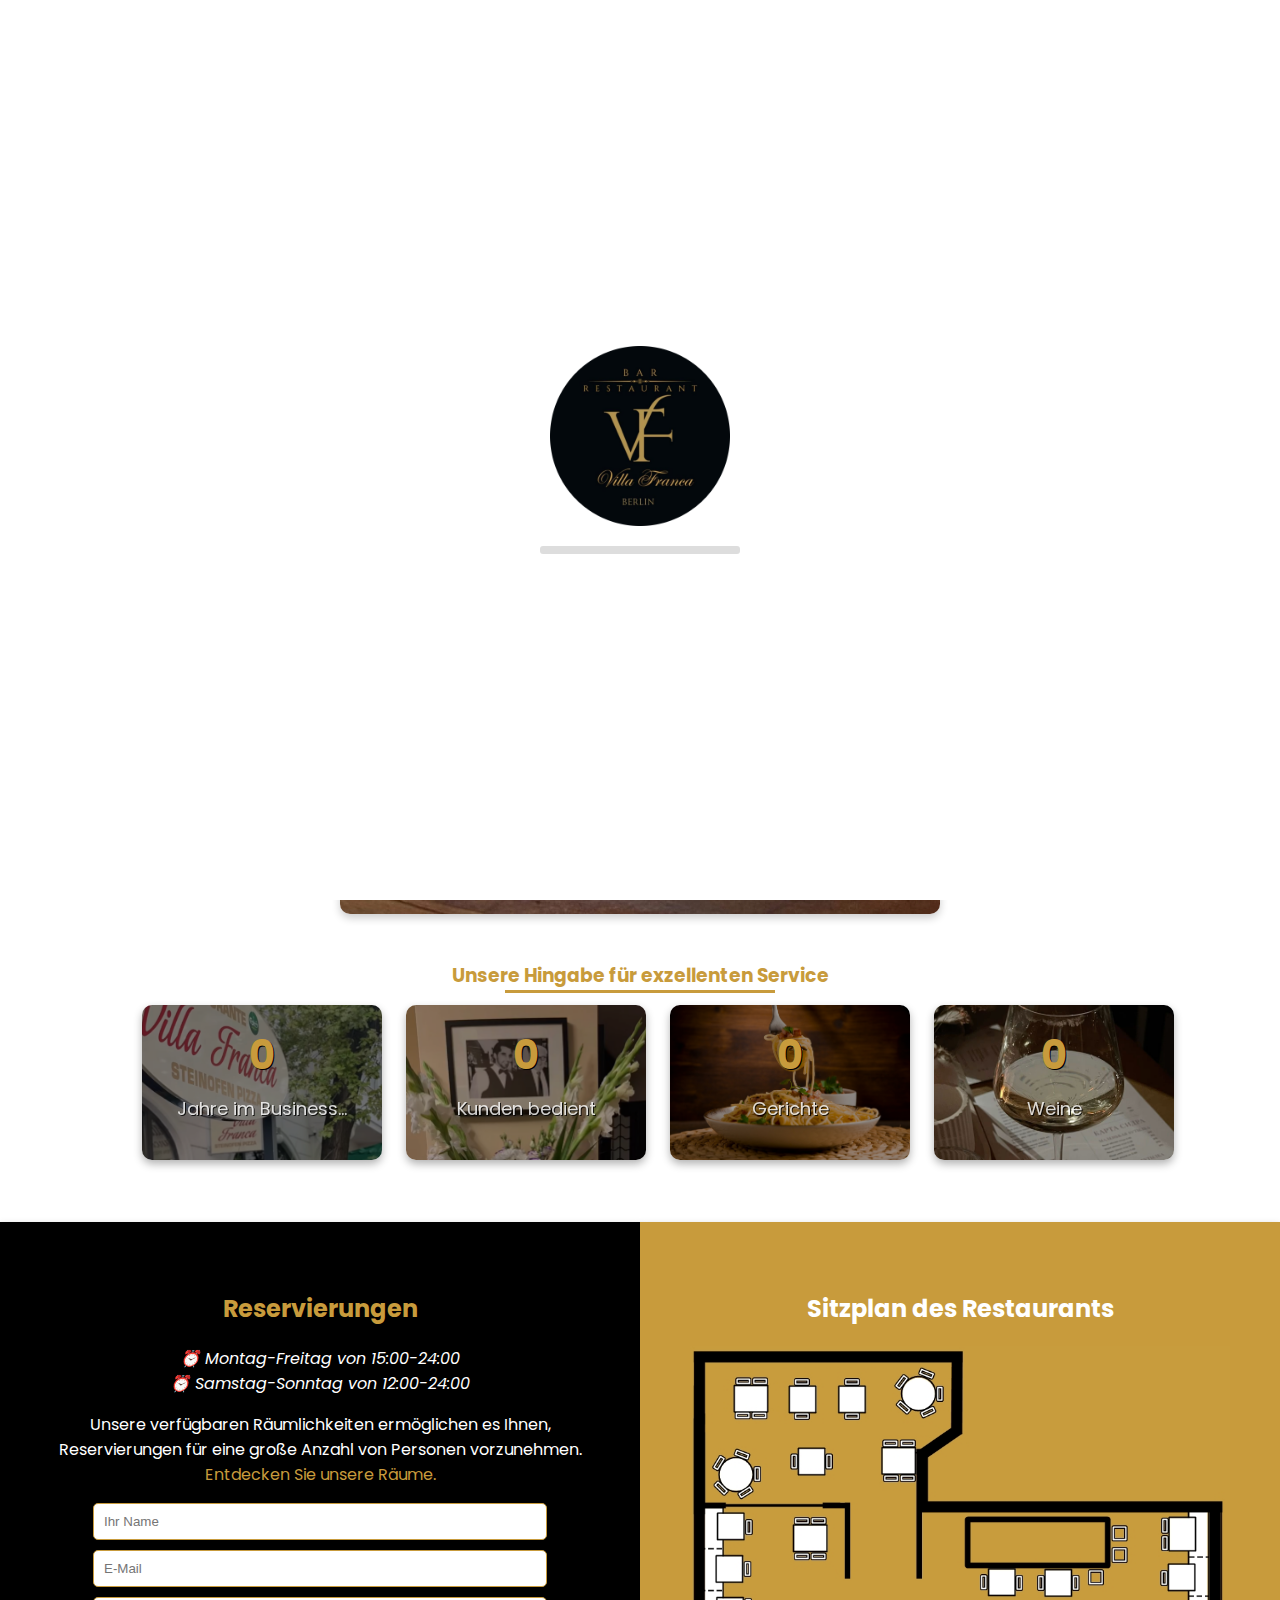
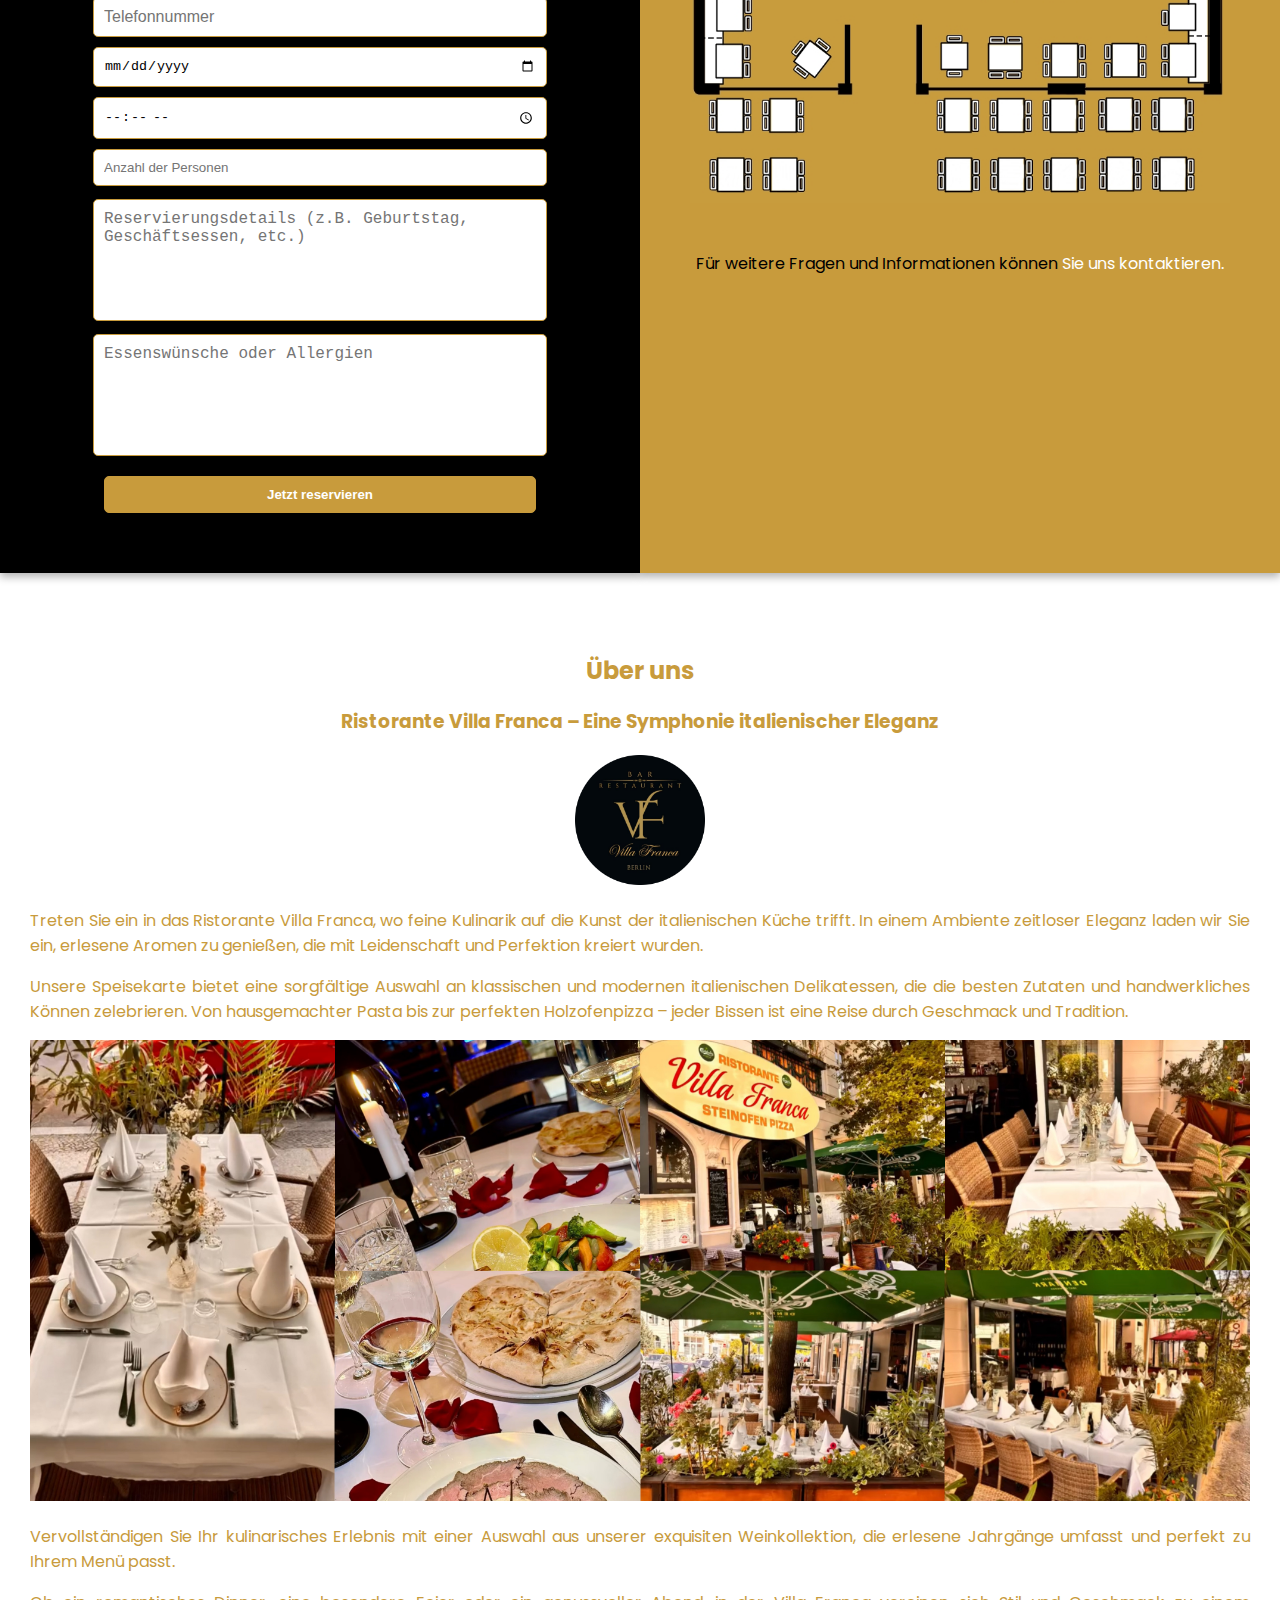
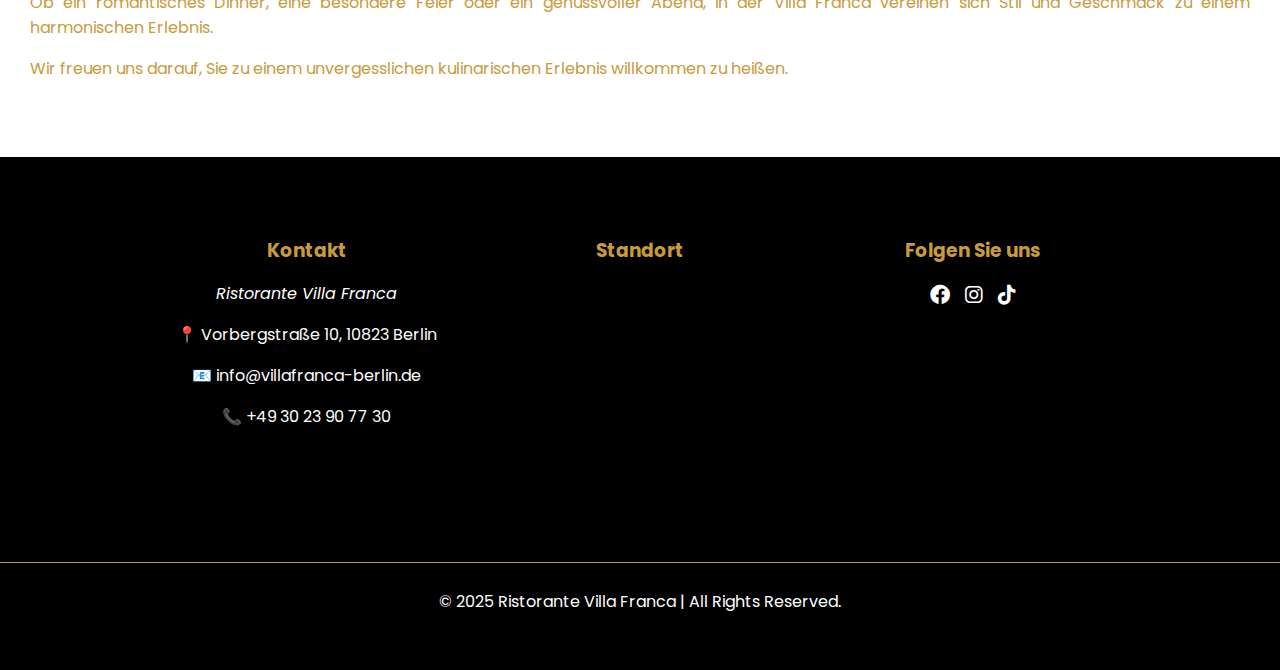
<file: index.html>
<!DOCTYPE html>
<html lang="en">
<head>
    <meta charset="UTF-8">
    <meta name="viewport" content="width=device-width, initial-scale=1.0">
    <title>Ristorante Villa Franca</title>
    <link rel="stylesheet" href="styles.css">
    <script src="script.js" defer></script>
    <link rel="preconnect" href="https://fonts.googleapis.com">
    <link rel="icon" type="image/png" href="favicon.ico">
    <link rel="stylesheet" href="https://cdnjs.cloudflare.com/ajax/libs/font-awesome/6.0.0/css/all.min.css">
    <link href="https://fonts.googleapis.com/css2?family=Poppins:wght@300;400;600&display=swap" rel="stylesheet">
</head>
<body>

    <!-- Loading Screen -->
    <div id="loading-screen">
        <img src="logo.png" alt="Villa Franca Logo" class="loading-logo">
        <div class="loading-bar-container">
            <div class="loading-bar"></div>
        </div>
    </div>

    <!-- Navigation Bar -->
<!-- Navigation Bar -->
<header>
    <div class="logo">Villa Franca</div>
    <button class="menu-toggle" id="menu-toggle">☰</button>
    <nav id="navbar">
        <ul>
            <li><a href="menu.html">Menu</a></li>
            <li><a href="#reservation-section">Reservierungen</a></li>
            <li><a href="#plan-section">Sitzplan</a></li>
            <li><a href="#about">Über das Restaurant</a></li>
            <li><a href="#contact">Kontakt</a></li>
        </ul>
    </nav>
</header>


    <!-- Hero Section -->
    <section class="hero">
        <h4>Dein feines italienisches Restaurant im schicken Berlin-Schöneberg.</h4>
        <p>Ein elegantes Dining-Erlebnis – exklusive Spezialitäten und raffinierte Aromen in stilvollem Ambiente.</p>
        <br>
        <a href="#reservation-section" class="btn">Reservierungen</a>
    </section>

    <!-- Menu Section -->
    <section id="menu" class="menu">

        <section id="menu-link">
            <a href="menu.html" class="menu-image-link">
                <img src="menu-head.JPG" alt="Menu Image">
                <div class="menu-overlay">MENU</div>
            </a>
        </section>

        <!-- Statistics Section -->
<!-- Statistics Section -->
 <h3>Unsere Hingabe für exzellenten Service</h3>
 <hr/>
<section id="stats">
    <div class="stats-container">
        <div class="stat-box">
            <span class="stat-number" data-target="20">0</span>
            <p>Jahre im Business…</p>
        </div>
        <div class="stat-box">
            <span class="stat-number" data-target="16000">0</span>
            <p>Kunden bedient</p>
        </div>
        <div class="stat-box">
            <span class="stat-number" data-target="75">0</span>
            <p>Gerichte</p>
        </div>
        <div class="stat-box">
            <span class="stat-number" data-target="200">0</span>
            <p>Weine</p>
        </div>
    </div>
</section>

    </section>

<!-- Reservations & Table Plan Container -->
<section id="res-plan">
    <!-- Reservations Section -->
    <section class="reservations" id="reservation-section">
        <h2>Reservierungen</h2>

        <i class="text-white">
            ⏰ Montag-Freitag von 15:00-24:00
            <br>
            ⏰ Samstag-Sonntag von 12:00-24:00
        </i>
        
        <p class="text-white">
            Unsere verfügbaren Räumlichkeiten ermöglichen es Ihnen, Reservierungen für eine große Anzahl von Personen vorzunehmen.            
            <a href="#plan-section" class="link"><span class="text-gold">Entdecken Sie unsere Räume.</span></a>
        </p>

        <form id="reservation-form">
            <input type="text" placeholder="Ihr Name" required>
            <input type="email" placeholder="E-Mail" required>
        
            <!-- Phone Number Input -->
            <input type="tel" id="phone-number" placeholder="Telefonnummer" required>
        
            <input type="date" required>
        
            <!-- Time Input (Restricted to 15:00 - 00:00) -->
            <input type="time" id="time" required min="15:00" max="23:59">
        
            <!-- Number of People (Default = 2, Min = 1) -->
            <input type="number" placeholder="Anzahl der Personen" min="1" required>
        
            <!-- Text Area for Event Details -->
            <textarea placeholder="Reservierungsdetails (z.B. Geburtstag, Geschäftsessen, etc.)"></textarea>
        
            <!-- Text Area for Food Preferences -->
            <textarea placeholder="Essenswünsche oder Allergien"></textarea>
        
            <button type="submit">Jetzt reservieren</button>
        </form>
        
        
    </section>

    <!-- Table Plan Section -->
<!-- Table Plan Section -->
<!-- Table Plan Section -->
<section class="table-plan" id="plan-section">
    <h2>Sitzplan des Restaurants</h2>

        <img id="table-plan-img" src="entire.jpg" alt="Restaurant Table Plan">

        <br>
        <br>
        <p class="text-black">
            Für weitere Fragen und Informationen können 
            <a class="link" href="#contact"><span class="text-white">Sie uns kontaktieren.</span></a>
        </p>
</section>


</section>


        <!-- About Section -->
    <section id="about">
        <h2>Über uns</h2>
        <h3>Ristorante Villa Franca – Eine Symphonie italienischer Eleganz</h3>
       <div class="img-container">
        <img class="logo" src="logo.png"
    </div>
    <div class="text">
        <p>Treten Sie ein in das Ristorante Villa Franca, wo feine Kulinarik auf die Kunst der italienischen Küche trifft. In einem Ambiente zeitloser Eleganz laden wir Sie ein, erlesene Aromen zu genießen, die mit Leidenschaft und Perfektion kreiert wurden.</p>
        <p>Unsere Speisekarte bietet eine sorgfältige Auswahl an klassischen und modernen italienischen Delikatessen, die die besten Zutaten und handwerkliches Können zelebrieren. Von hausgemachter Pasta bis zur perfekten Holzofenpizza – jeder Bissen ist eine Reise durch Geschmack und Tradition.</p>
        <div class="img-container">
            <img class="header" src="about.jpeg">
        </div>
        <p>Vervollständigen Sie Ihr kulinarisches Erlebnis mit einer Auswahl aus unserer exquisiten Weinkollektion, die erlesene Jahrgänge umfasst und perfekt zu Ihrem Menü passt.</p>
        <p>Ob ein romantisches Dinner, eine besondere Feier oder ein genussvoller Abend, in der Villa Franca vereinen sich Stil und Geschmack zu einem harmonischen Erlebnis.</p>
        <p>Wir freuen uns darauf, Sie zu einem unvergesslichen kulinarischen Erlebnis willkommen zu heißen.</p>
    </div>
    </section>

    <!-- Footer Section -->
<footer id="contact">
    <div class="footer-container">
        <!-- Left: Contact Information -->
        <div class="footer-section">
            <h3>Kontakt</h3>
            <p><i>Ristorante Villa Franca</i></p>
            <p>📍 Vorbergstraße 10, 10823 Berlin</p>
            <p>📧 info@villafranca-berlin.de</p>
            <p>📞 +49 30 23 90 77 30</p>
        </div>

        <!-- Center: Quick Links -->
        <div class="footer-section">
            <h3>Standort</h3>
            <!-- <ul>
                <li><a href="#menu">Menu</a></li>
                <li><a href="#reservations">Reservations</a></li>
                <li><a href="#table-plan">Table Plan</a></li>
            </ul> -->
            <iframe src="https://www.google.com/maps/embed?pb=!1m18!1m12!1m3!1d2429.448039676664!2d13.35177157667924!3d52.4891288720531!2m3!1f0!2f0!3f0!3m2!1i1024!2i768!4f13.1!3m3!1m2!1s0x47a85195a975af61%3A0x420ec8a86c4e70b4!2sVilla%20Franca%20Berlin!5e0!3m2!1sen!2smk!4v1741786670525!5m2!1sen!2smk" width="300" height="225" style="border:0;" allowfullscreen="" loading="lazy" referrerpolicy="no-referrer-when-downgrade"></iframe>
        </div>

        <!-- Right: Social Media -->
        <div class="footer-section">
            <h3>Folgen Sie uns</h3>
            <div class="social-icons">
                <a target="_blank" href="https://www.facebook.com/profile.php?id=100063453582260"><i class="fab fa-facebook"></i></a>
                <a target="_blank" href="https://www.instagram.com/villa_franca_berlin/"><i class="fab fa-instagram"></i></a>
                <a target="_blank" href="https://www.tiktok.com/@ristoirante.villa.franca"><i class="fab fa-tiktok"></i></a>
            </div>
        </div>
    </div>

    <div class="footer-bottom">
        <p>&copy; 2025 Ristorante Villa Franca | All Rights Reserved.</p>
    </div>
</footer>


</body>
</html>
</file>
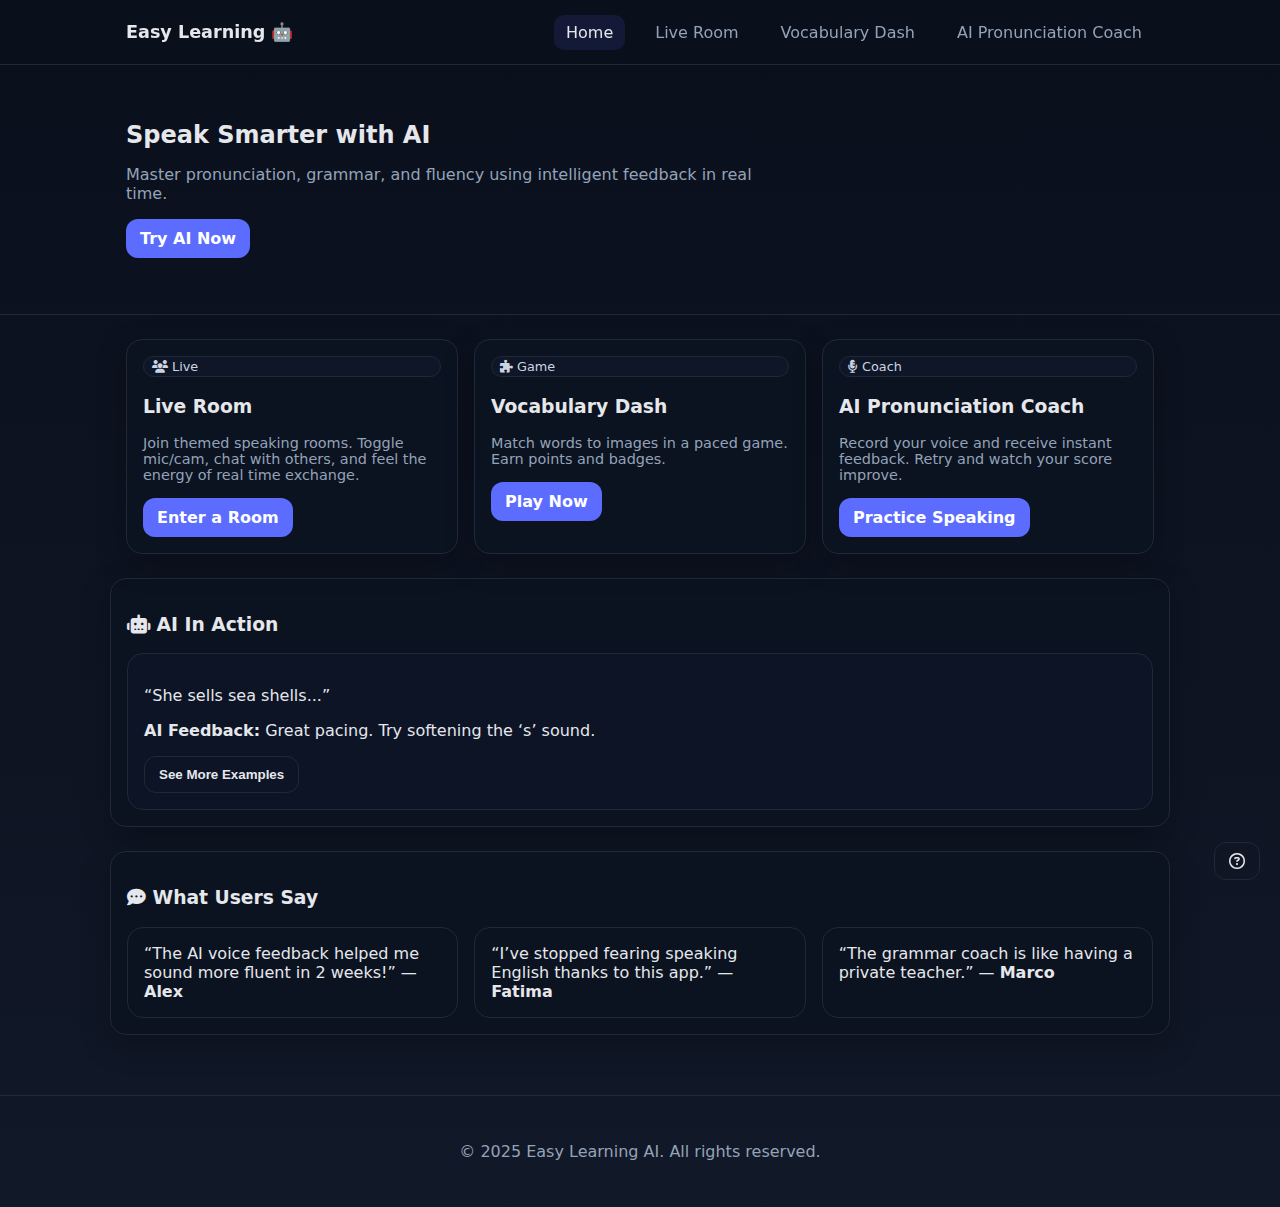
<file: project/index.html>
<!DOCTYPE html>
<html lang="en">
<head>
  <meta charset="UTF-8"/>
  <meta name="viewport" content="width=device-width, initial-scale=1.0"/>
  <title>Easy Learning — AI Version</title>
  <link rel="stylesheet" href="style.css"/>
  <link rel="stylesheet" href="https://cdnjs.cloudflare.com/ajax/libs/font-awesome/6.4.0/css/all.min.css"/>
</head>
<body>
<nav class="navbar">
  <div class="container navbar-container">
    <h1 class="logo">Easy Learning 🤖</h1>
    <input type="checkbox" id="menu-toggle"/>
    <label for="menu-toggle" class="hamburger">&#9776;</label>
    <ul class="nav-links">
      <li><a class="active" href="index.html">Home</a></li>
      <li><a href="task1.html">Live Room</a></li>
      <li><a href="task2.html">Vocabulary Dash</a></li>
      <li><a href="task3.html">AI Pronunciation Coach</a></li>
    </ul>
  </div>
</nav>

<header class="hero">
  <div class="container">
    <h2>Speak Smarter with AI</h2>
    <p>Master pronunciation, grammar, and fluency using intelligent feedback in real time.</p>
    <a href="task3.html" class="btn">Try AI Now</a>
  </div>
</header>

<section class="container grid" style="margin:24px auto">
  <div class="card shadow">
    <div class="badge"><i class="fa-solid fa-users"></i> Live</div>
    <h3>Live Room</h3>
    <p class="small">Join themed speaking rooms. Toggle mic/cam, chat with others, and feel the energy of real time exchange.</p>
    <a href="task1.html" class="btn">Enter a Room</a>
  </div>

  <div class="card shadow">
    <div class="badge"><i class="fa-solid fa-puzzle-piece"></i> Game</div>
    <h3>Vocabulary Dash</h3>
    <p class="small">Match words to images in a paced game. Earn points and badges.</p>
    <a href="task2.html" class="btn">Play Now</a>
  </div>

  <div class="card shadow">
    <div class="badge"><i class="fa-solid fa-microphone-lines"></i> Coach</div>
    <h3>AI Pronunciation Coach</h3>
    <p class="small">Record your voice and receive instant feedback. Retry and watch your score improve.</p>
    <a href="task3.html" class="btn">Practice Speaking</a>
  </div>
</section>

<section class="container card shadow" style="margin:24px auto">
  <h3><i class="fa-solid fa-robot"></i> AI In Action</h3>
  <div class="card" style="background:#0c1426">
    <p>“She sells sea shells...”</p>
    <p><strong>AI Feedback:</strong> Great pacing. Try softening the ‘s’ sound.</p>
    <button class="btn ghost">See More Examples</button>
  </div>
</section>

<section class="container card shadow" style="margin:24px auto">
  <h3><i class="fa-solid fa-comment-dots"></i> What Users Say</h3>
  <div class="grid">
    <div class="card">“The AI voice feedback helped me sound more fluent in 2 weeks!” — <strong>Alex</strong></div>
    <div class="card">“I’ve stopped fearing speaking English thanks to this app.” — <strong>Fatima</strong></div>
    <div class="card">“The grammar coach is like having a private teacher.” — <strong>Marco</strong></div>
  </div>
</section>

<div class="footer">
  <div class="container">
    <p>&copy; 2025 Easy Learning AI. All rights reserved.</p>
    <a class="btn help ghost" href="help.html" aria-label="Help"><i class="fa-regular fa-circle-question"></i></a>
  </div>
</div>
</body>
</html>
</file>
<file: styles.css>
/* General Styles */
body {
    font-family: 'Poppins', sans-serif;
    margin: 0;
    padding: 0;
    background: #ffffff; /* White as the dominant color */
    text-align: center;
    color: #000000; /* Black text */
}

/* Loading Screen */
#loading-screen {
    position: fixed;
    width: 100%;
    height: 100%;
    background: white;
    display: flex;
    flex-direction: column;
    justify-content: center;
    align-items: center;
    z-index: 1000;
    transition: opacity 0.5s ease-out;
}

/* Logo Styling */
.loading-logo {
    width: 180px; /* Adjust size */
    margin-bottom: 20px;
}

/* Loading Bar Container */
.loading-bar-container {
    width: 200px;
    height: 8px;
    background: #ddd;
    border-radius: 3px;
    overflow: hidden;
}

/* Loading Bar Animation */
.loading-bar {
    width: 0;
    height: 100%;
    background: #C89B3C; /* Gold */
    animation: loading 2s linear forwards;
}

/* Keyframe Animation */
@keyframes loading {
    0% { width: 0%; }
    100% { width: 100%; }
}

/* Navbar Container */
/* header {
    display: flex;
    justify-content: space-between;
    align-items: center;
    background: white;
    padding: 20px;
    box-shadow: 0px 4px 6px rgba(0, 0, 0, 0.1);
    position: fixed;
    width: 100%;
    top: 0;
    left: 0;
    z-index: 1000;
} */

/* Logo */
.logo {
    font-size: 24px;
    font-weight: bold;
    color: #C89B3C; /* Gold */
}

/* Navbar Container */
header {
    display: flex;
    justify-content: space-between;
    align-items: center;
    background: white;
    padding: 20px;
    box-shadow: 0px 4px 6px rgba(0, 0, 0, 0.1);
    position: fixed;
    width: 100%;
    top: 0;
    left: 0;
    z-index: 1000;
    box-sizing: border-box;
    padding-left: 20px; /* Ensures content doesn't touch screen edges */
    padding-right: 20px;
}
/* Initially Hide Header */
header {
    display: none;
    opacity: 0;
    transition: opacity 0.8s ease-in-out;
}

/* Show Header Smoothly */
header.show {
    display: flex;
    opacity: 1;
}


/* Navigation Menu */
/* Default Navbar Hidden */
/* Default Navbar (Visible on Large Screens) */
nav {
    display: flex; /* Ensures visibility on large screens */
    justify-content: flex-end;
    align-items: center;
    gap: 20px;
    transition: opacity 0.4s ease, transform 0.4s ease;
}

/* Hide Navbar on Small Screens (Until Toggled) */
@media (max-width: 768px) {
    nav {
        position: absolute;
        top: 100%;
        left: 0;
        width: 100%;
        background: rgba(255, 255, 255, 0.5);
        backdrop-filter: blur(5px);
        display: none; /* Hide initially on small screens */
        opacity: 0;
        transform: translateY(-20px);
        flex-direction: column;
        padding: 15px 0;
        text-align: center;
    }

    /* Show Navbar on Mobile when active */
    nav.active {
        display: block;
        opacity: 1;
        transform: translateY(0);
    }
}


/* Show Navbar with Smooth Effect */
nav.active {
    display: block;
    opacity: 1;
    transform: translateY(0);
}

/* Ensure Menu Items Stay Inside the Screen */
nav ul {
    list-style: none;
    display: flex;
    gap: 20px;
    padding: 0;
    margin: 0;
    overflow: hidden; /* Prevents menu from exceeding screen */
}

/* Links inside Navbar */
nav a {
    text-decoration: none;
    color: black;
    font-weight: 600;
    white-space: nowrap; /* Prevents text from wrapping */
}

/* Menu Button for Mobile */
.menu-toggle {
    display: none;
    font-size: 24px;
    background: none;
    border: none;
    cursor: pointer;
    color: #000000;
    margin-left: auto; /* Pushes toggle button to the right */
}

/* Responsive Navbar */
@media (max-width: 768px) {
    nav {
        position: absolute;
        top: 100%;
        left: 0;
        width: 100%;
        background: rgba(255, 255, 255, 0.5);
        backdrop-filter: blur(10px);
        display: none;
        padding: 15px 0;
        text-align: center;
    }

    nav ul {
        flex-direction: column;
        width: 100%;
    }

    .menu-toggle {
        display: block; /* Show menu button on small screens */
    }

    /* Show menu when active */
    nav.active {
        display: block;
    }
}

/* Hero Section */
.hero {
    color: white;
    padding: 110px 20px;
    overflow: hidden;
    position: relative;
    height:fit-content;
}

.hero::before {
    content: "";
    position: absolute;
    top: 0;
    left: 0;
    width: 100%;
    height: 100%;
    background: url('header.jpeg') no-repeat center center/cover;
    filter: blur(5px);
    z-index: -1;
}

.hero h4 {
    font-size: 22px;
    color: #ffffff; /* White */
    text-shadow: 1px 1px black;
}

.hero p {
    font-size: 20px;
    margin-bottom: 20px;
    color: #ffffff; /* White */
}

.hero a{
    margin-bottom: 50px;
}

.btn {
    background: #C89B3C; /* Gold */
    padding: 15px 30px;
    color: white;
    text-decoration: none;
    border-radius: 5px;
    font-size: 18px;
}


/* Menu Section */
#menu-link {
    text-align: center;
    margin: 40px 0;
}

/* Clickable Image */
.menu-image-link {
    position: relative;
    display: inline-block;
    max-width: 100%;
    cursor: pointer;
    transition: transform 0.3s ease-in-out;
}

/* Image Styling */
.menu-image-link img {
    width: 100%;
    max-width: 600px; /* Adjust width */
    border-radius: 10px;
    box-shadow: 0px 4px 8px rgba(0, 0, 0, 0.2);
    transition: opacity 0.3s ease-in-out;
}

/* Overlay Text */
.menu-overlay {
    position: absolute;
    top: 50%;
    left: 50%;
    transform: translate(-50%, -50%);
    color: white;
    font-size: 36px;
    font-weight: bold;
    padding: 20px 40px;
    border-radius: 10px;
    transition: background 0.3s ease-in-out;
}

/* Hover Effect */
.menu-image-link:hover img {
    opacity: 0.8;
}
.menu hr{
    color:#C89B3C;
    height: 3px;
    border: none;
    background-color: #C89B3C;
    text-align: center;
    width: 270px;
    margin:0 auto 10px auto;
}

/* Stats Section */
/* Stats Section */
#stats {
    background: white; /* White background */
    color: white;
    text-shadow: 1px 1px black;
    text-align: center;
    padding: 0 20px 60px 20px;
    border-radius: 10px;
}

/* Container for Stats */
.stats-container {
    display: flex;
    flex-wrap: wrap; /* Enables wrapping for smaller screens */
    justify-content: center;
    max-width: 1000px;
    margin: 0 auto;
    gap: 20px;
}

/* Individual Stat Box */
.stat-box {
    flex: 1;
    min-width: 200px;
    max-width: 20px;
    margin: 2px;
    padding: 20px;
    border-radius: 10px;
    box-shadow: 0 4px 8px rgba(0, 0, 0, 0.3);
    transition: transform 0.3s ease-in-out;
    text-align: center;
}

/* Hover Effect */
.stat-box:hover {
    transform: scale(1.05);
}

/* Stat Icon/Image */
.stat-box img {
    width: 60px; /* Adjust size as needed */
    height: 60px;
    margin-bottom: 10px;
}

/* Number Styling */
.stat-number {
    font-size: 40px;
    font-weight: bold;
    color: #C89B3C; /* Gold */
    display: block;
    animation: fadeIn 1s ease-in-out;
}

/* Description Text */
.stat-box p {
    font-size: 18px;
    margin-top: 10px;
    opacity: 0.8;
}

/* Responsive: One row when maximized */
@media (min-width: 801px) {
    .stats-container {
        display: flex;
        flex-wrap: nowrap; /* Ensures all boxes are in one row */
        justify-content: space-between;
    }
}

/* @media (max-width: 800px) {
    .stats-container {
        flex-wrap: wrap;
        justify-content: center;
    }

    .stat-box {
        flex: 48%; 
        max-width: 48%;
    }
}  */

/* Responsive: Full width for extra small screens */
@media (max-width: 500px) {
    .stat-box {
        flex: 100%; /* Stack vertically */
        max-width: 100%;
    }
}

/* Fade-in Animation */
@keyframes fadeIn {
    from { opacity: 0; transform: translateY(20px); }
    to { opacity: 1; transform: translateY(0); }
}

.stats-container div:nth-child(1){
    background: url("restaurant.PNG")  no-repeat center center/cover;
}
.stats-container div:nth-child(2){
    background: url("customer.PNG")  no-repeat center center/cover;
}
.stats-container div:nth-child(3){
    background: url("dish.jpg")  no-repeat center center/cover;
}
.stats-container div:nth-child(4){
    background: url("wine.JPG")  no-repeat center center/cover;
}

/* Menu Section */
.menu {
    padding: 25px 25px 0 25px;
    background: white;
}

.menu h3{
    color: #C89B3C; /* Gold */
    margin:30px 0 0 0;
}

.menu-items {
    display: flex;
    justify-content: center;
    gap: 20px;
}

.menu-item {
    background: #ffffff;
    padding: 20px;
    border-radius: 10px;
    box-shadow: 0px 4px 8px rgba(0, 0, 0, 0.1);
    width: 250px;
    border-top: 4px solid #C89B3C; /* Gold top border */
}

.menu-item h3 {
    color: #000000; /* Black */
}

.menu-item p {
    color: #666; /* Slightly lighter black */
}

.menu-item span {
    color: #C89B3C; /* Gold */
    font-weight: bold;
}
/* Container for Reservations & Table Plan */
#res-plan {
    display: flex;
    flex-wrap: wrap; /* Enables wrapping on smaller screens */
    justify-content: center;
    height: auto;
}

/* Responsive Stacking at 600px */
@media (max-width: 600px) {
    #res-plan {
        flex-direction: column; /* Stacks sections vertically */
        align-items: center;
    }
    .table-plan img{
        max-width: 100% !important;
    }
    .reservations{
        width: 80%;
    }
}

/* Fix for Extremely Small Screens */
@media (max-width: 400px) {
    #res-plan {
        flex-direction: row; /* Back to horizontal stacking */
        flex-wrap: wrap;
        justify-content: center;
    }
}

/* Reservations Section */
.reservations {
    padding: 50px;
    background: black;
    color: white;
    flex: 1;
    min-width: 300px;
    box-shadow: 0 4px 8px rgba(0, 0, 0, 0.3);
    width: -webkit-fill-available;
}
/* Phone Input Styling */
#phone-number {
    width: 80%;
    padding: 10px;
    border-radius: 5px;
    border: 1px solid #C89B3C; /* Gold border */
    background: white;
    font-size: 16px;
    margin: 10px auto;
}

/* Text Areas */
textarea {
    width: 80%;
    height: 100px;
    padding: 10px;
    border: 1px solid #C89B3C;
    border-radius: 5px;
    background: white;
    font-size: 16px;
    resize: none;
    margin: 3px auto;
}


/* Table Plan Section */
.table-plan {
    flex: 1;
    min-width: 300px;
    box-shadow: 0 4px 8px rgba(0, 0, 0, 0.3);
    padding: 50px;
    background: #C89B3C;
    text-align: center;
    position: relative;
    overflow: hidden;
}

/* Table Plan */
/* Table Plan */
.table-plan img{
    width: 100%;
    object-fit: cover;

}

.text-white{
    color:white;
}
.text-gold{
    color:#C89B3C !important;
    text-decoration: none !important;
}
.text-black{
    color:black;
}
.link{
    text-decoration: none !important;
}


/* Toggle Button */
#toggle-plan {
    margin-top: 20px;
    padding: 10px 20px;
    background: white;
    color: #C89B3C;
    border: 2px solid #C89B3C;
    border-radius: 5px;
    font-size: 16px;
    cursor: pointer;
    transition: all 0.3s ease-in-out;
}

#toggle-plan:hover {
    background: #C89B3C;
    color: white;
}


.reservations h2 {
    color: #C89B3C; /* Gold */
}

.reservations input, .reservations button {
    display: block;
    width: 80% !important;
    margin: 10px auto;
    padding: 10px;
    border-radius: 5px;
    border: 1px solid #C89B3C; /* Gold border */
    background: white;
    color: black;
}

.reservations button {
    background: #C89B3C; /* Gold */
    color: white;
    font-weight: bold;
    cursor: pointer;
}

.reservations button:hover {
    background: #a67d2b; /* Darker Gold */
}

.table-plan h2 {
    color: white; /* Gold */
}
#about{
    height:fit-content;
    margin-top: 50px;
    margin-bottom: 50px;
    background-color: white;
    padding: 10px 30px;
    color: #C89B3C;
}
#about .text{
    text-align: justify;
}
#about .img-container{
    height: fit-content;
    width: 100%;
}
#about .logo{
    width: 130px;
}
#about .header{
    width:100%;
}
/* Footer */
footer {
    background: black;
    color: white;
    padding: 40px 0;
    text-align: center;
}

/* Footer Container */
.footer-container {
    display: flex;
    justify-content: space-around;
    flex-wrap: wrap;
    max-width: 1000px;
    margin: 0 auto;
}

/* Footer Sections */
.footer-section {
    flex: 1;
    min-width: 250px;
    margin: 20px;
}

/* Footer Titles */
.footer-section h3 {
    color: #C89B3C; /* Gold */
    margin-bottom: 15px;
}

/* Footer Links */
.footer-section ul {
    list-style: none;
    padding: 0;
}

.footer-section ul li {
    margin: 8px 0;
}

.footer-section ul li a {
    text-decoration: none;
    color: white;
    transition: color 0.3s ease;
}

.footer-section ul li a:hover {
    color: #C89B3C; /* Gold */
}

/* Social Icons */
.social-icons {
    display: flex;
    justify-content: center;
    gap: 15px;
    margin-top: 10px;
}

.social-icons a {
    color: white;
    font-size: 20px;
    transition: color 0.3s ease;
}

.social-icons a:hover {
    color: #C89B3C; /* Gold */
}

/* Footer Bottom */
.footer-bottom {
    margin-top: 30px;
    border-top: 1px solid #C89B3C; /* Gold */
    padding-top: 10px;
}
</file>
<file: project/style.css>
:root{
  --brand:#5B6CFF;
  --brand-600:#3E53FF;
  --accent:#1DB954;
  --danger:#E53935;
  --warning:#FFC107;
  --bg:#0f172a;
  --surface:#111827;
  --text:#e5e7eb;
  --muted:#94a3b8;
  --card:#0b1220;
  --border:#1f2937;
  --success:#22c55e;
}
*{box-sizing:border-box}
html,body{margin:0;padding:0;background:linear-gradient(180deg,#0a0f1c,#111827);color:var(--text);font-family:Inter,system-ui,Segoe UI,Roboto,Arial,sans-serif}
a{color:inherit;text-decoration:none}
.container{max-width:1060px;margin:0 auto;padding:0 16px}
/* Navbar */
.navbar{position:sticky;top:0;z-index:1000;background:rgba(10,15,28,.7);backdrop-filter:blur(10px);border-bottom:1px solid var(--border)}
.navbar-container{display:flex;align-items:center;justify-content:space-between;height:64px}
.logo{font-size:1.1rem;margin:0}
.nav-links{display:flex;gap:18px;list-style:none;margin:0;padding:0}
.nav-links a{padding:8px 12px;border-radius:10px;color:var(--muted)}
.nav-links a.active,.nav-links a:hover{background:rgba(91,108,255,.12);color:var(--text)}
.hamburger{display:none;color:var(--text);font-size:24px;cursor:pointer}
#menu-toggle{display:none}
@media (max-width:760px){
  .hamburger{display:block}
  .nav-links{position:absolute;top:64px;right:16px;left:16px;background:var(--card);border:1px solid var(--border);border-radius:14px;flex-direction:column;padding:10px;display:none}
  #menu-toggle:checked ~ .nav-links{display:flex}
}
/* Hero */
.hero{padding:56px 0;border-bottom:1px solid var(--border)}
.hero h2{margin:0 0 12px}
.hero p{color:var(--muted);max-width:640px}
/* Cards & grids */
.grid{display:grid;grid-template-columns:repeat(3,1fr);gap:16px}
@media (max-width:900px){.grid{grid-template-columns:repeat(2,1fr)}}
@media (max-width:640px){.grid{grid-template-columns:1fr}}
.card{background:var(--card);border:1px solid var(--border);border-radius:16px;padding:16px}
.shadow{box-shadow:0 10px 30px rgba(0,0,0,.25)}
/* Buttons */
.btn{display:inline-flex;align-items:center;gap:8px;background:var(--brand);color:white;border:none;border-radius:12px;padding:10px 14px;font-weight:600;cursor:pointer;transition:.15s}
.btn:hover{background:var(--brand-600);transform:translateY(-1px)}
.btn.secondary{background:#1f2937;color:#e5e7eb}
.btn.ghost{background:transparent;border:1px solid var(--border);color:var(--text)}
.btn.danger{background:var(--danger)}
.btn.warning{background:var(--warning);color:#111}
.badge{padding:2px 8px;border-radius:999px;font-size:.8rem;border:1px solid var(--border);background:#0e1628;color:#cbd5e1}
/* Status */
.status{display:inline-flex;align-items:center;gap:6px;padding:6px 10px;border:1px solid var(--border);border-radius:999px;background:#0c1426;color:#9ca3af}
.dot{width:8px;height:8px;border-radius:50%}
.dot.live{background:#ef4444;box-shadow:0 0 0 6px rgba(239,68,68,.15);animation:pulse 1.2s infinite}
.dot.muted{background:#374151}
@keyframes pulse{0%{box-shadow:0 0 0 0 rgba(239,68,68,.4)}70%{box-shadow:0 0 0 10px rgba(239,68,68,0)}100%{box-shadow:0 0 0 0 rgba(239,68,68,0)}}
/* Flexible two-pane layouts */
.two-pane{display:grid;grid-template-columns:2fr 1fr;gap:16px}
@media (max-width:900px){.two-pane{grid-template-columns:1fr}}
.sidebar{max-height:460px;overflow:auto}
.video{display:grid;place-items:center;min-height:320px;background:#0c1426;border:1px dashed #243042;border-radius:14px}
/* Toast/overlay */
.toast{position:fixed;top:80px;left:50%;transform:translateX(-50%);background:#0b1220;border:1px solid var(--border);padding:10px 14px;border-radius:10px;opacity:0;pointer-events:none;transition:opacity .2s,transform .2s}
.toast.show{opacity:1;transform:translateX(-50%) translateY(0)}
/* Game styles */
.toolbar{display:flex;align-items:center;justify-content:space-between;gap:10px;margin:12px 0}
.countdown{height:16px;background:#0c1426;border-radius:999px;overflow:hidden;border:1px solid var(--border)}
.fill{height:100%;width:100%;background:var(--accent);transition:width 1s linear}
.columns{display:grid;grid-template-columns:1fr 1fr;gap:16px}
.list{background:var(--card);border:1px solid var(--border);border-radius:14px;padding:12px;max-height:480px;overflow:auto}
.draggable{padding:10px 12px;margin:8px 0;border:1px dashed #334155;border-radius:10px;background:#0e1628;cursor:grab}
.droppable{display:flex;align-items:center;justify-content:center;flex-direction:column;padding:10px;margin:8px 0;border:2px dashed #334155;border-radius:10px;background:#0e1628}
.droppable.highlight{border-color:var(--success);background:#0f1e12}
.buzz{animation:buzz .18s linear}
@keyframes buzz{25%{transform:translateX(-3px)}50%{transform:translateX(3px)}75%{transform:translateX(-2px)}}
.hint{color:var(--muted);font-size:.9rem}
/* Coach */
.wave{height:42px;background:linear-gradient(90deg,#12203a,#0d1a30);border-radius:10px;border:1px solid var(--border);position:relative;overflow:hidden}
.wave::after{content:"";position:absolute;inset:0;background:repeating-linear-gradient(90deg,transparent 0 6px,rgba(255,255,255,.06) 6px 7px)}
.footer{margin-top:60px;padding:30px 0;border-top:1px solid var(--border);text-align:center;color:var(--muted)}
.small{font-size:.9rem;color:var(--muted)}
.help{position:fixed;bottom:20px;right:20px}
</file>
